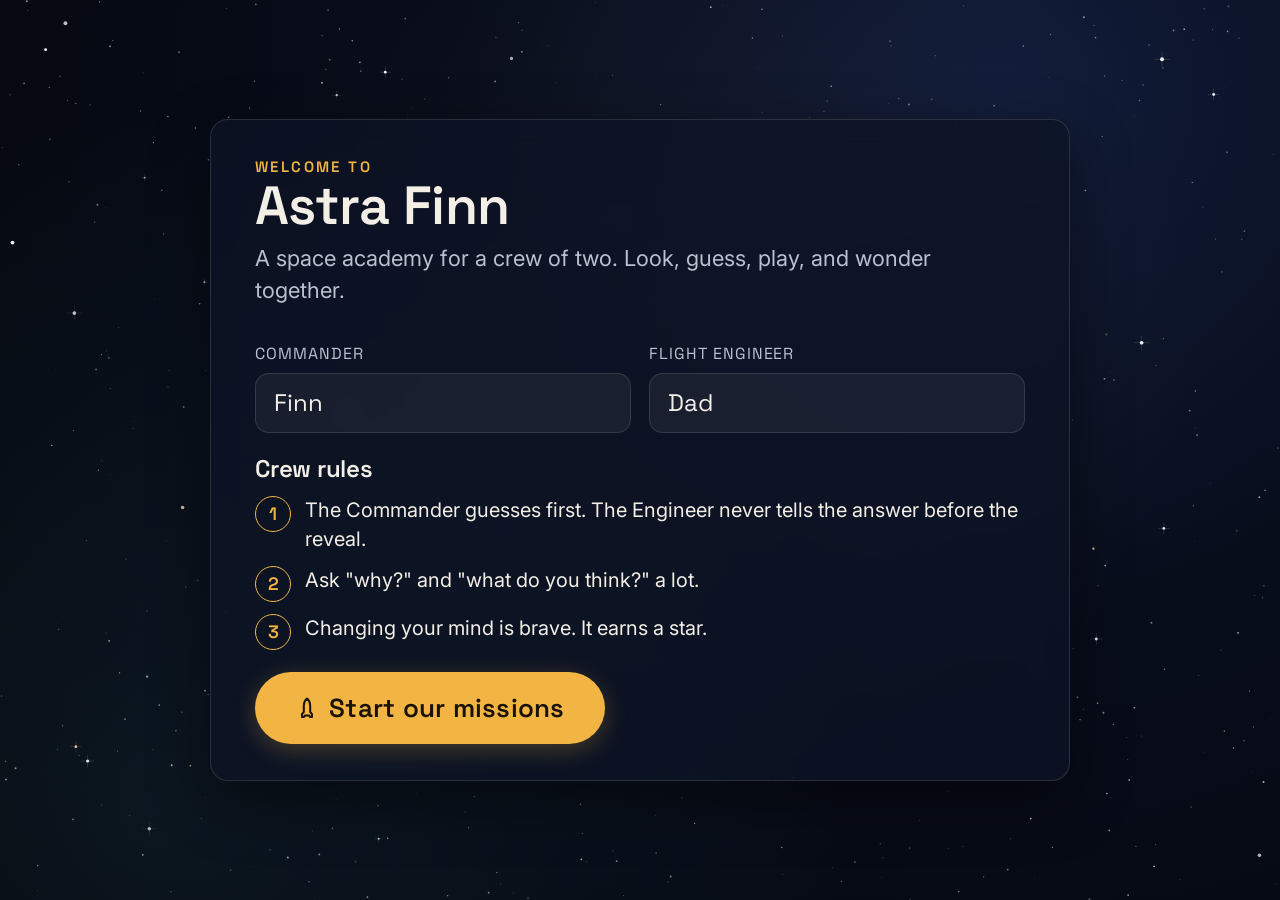
<file: index.html>
<!doctype html>
<html lang="en-GB">
<head>
<meta charset="utf-8">
<meta name="viewport" content="width=device-width, initial-scale=1, viewport-fit=cover">
<title>Astra Finn</title>
<meta name="description" content="A space academy for a crew of two: Starship, asteroids, Mars and the Moon.">
<meta name="theme-color" content="#05070d">
<meta name="color-scheme" content="dark">
<meta name="mobile-web-app-capable" content="yes">
<meta name="apple-mobile-web-app-capable" content="yes">
<meta name="apple-mobile-web-app-status-bar-style" content="black-translucent">
<meta name="apple-mobile-web-app-title" content="Astra Finn">
<link rel="manifest" href="manifest.webmanifest">
<link rel="icon" type="image/png" sizes="32x32" href="assets/icons/favicon-32.png">
<link rel="apple-touch-icon" href="assets/icons/apple-touch-icon-180.png">
<link rel="preconnect" href="https://fonts.googleapis.com">
<link rel="preconnect" href="https://fonts.gstatic.com" crossorigin>
<link rel="preconnect" href="https://cdn.jsdelivr.net" crossorigin>
<link rel="stylesheet" href="css/app.css">
<script type="importmap">
{ "imports": {
  "three": "https://cdn.jsdelivr.net/npm/three@0.170.0/build/three.module.js",
  "three/addons/": "https://cdn.jsdelivr.net/npm/three@0.170.0/examples/jsm/"
} }
</script>
</head>
<body>
<canvas id="stars" aria-hidden="true"></canvas>
<main id="app"></main>
<noscript><p style="padding:40px;color:#f3efe6;font-family:sans-serif">Astra Finn needs JavaScript switched on.</p></noscript>
<script type="module" src="js/app.js"></script>
</body>
</html>
</file>
<file: css/app.css>
/* Astra Finn: design tokens and shared components */
@import url('https://fonts.googleapis.com/css2?family=Inter:wght@400;500;600;700&family=Space+Grotesk:wght@400;500;600;700&display=swap');

:root {
  --bg: #05070d;
  --bg-2: #0b1020;
  --panel: rgba(14, 20, 38, 0.78);
  --panel-solid: #111a2e;
  --line: rgba(255, 255, 255, 0.12);
  --ink: #f3efe6;
  --ink-2: #b9c0cf;
  --ink-3: #7d869a;
  --gold: #f2b544;
  --gold-2: #ffd27a;
  --cyan: #5fd4ff;
  --red: #ff6b57;
  --green: #6fe3a5;
  --oxygen: #7cc4ff;
  --methane: #9be8b0;
  --steel: #c9ced6;
  --radius: 18px;
  --font-display: 'Space Grotesk', system-ui, sans-serif;
  --font-body: 'Inter', system-ui, sans-serif;
  --tap: 56px;
  --shadow: 0 20px 60px rgba(0, 0, 0, 0.45);
  --accent: var(--gold);
  color-scheme: dark;
}

*, *::before, *::after { box-sizing: border-box; }

html, body {
  margin: 0;
  height: 100%;
  background: var(--bg);
  color: var(--ink);
  font-family: var(--font-body);
  font-size: 20px;
  line-height: 1.45;
  -webkit-font-smoothing: antialiased;
  -webkit-tap-highlight-color: transparent;
  overscroll-behavior: none;
}

body { overflow: hidden; user-select: none; -webkit-user-select: none; }
input, textarea { user-select: text; -webkit-user-select: text; }

h1, h2, h3, .display { font-family: var(--font-display); font-weight: 600; letter-spacing: -0.01em; margin: 0; }
h1 { font-size: clamp(34px, 4.2vw, 56px); line-height: 1.05; }
h2 { font-size: clamp(28px, 3vw, 40px); line-height: 1.1; }
h3 { font-size: 24px; line-height: 1.2; }
p { margin: 0 0 0.6em; }
a { color: var(--cyan); }
.muted { color: var(--ink-2); }
.faint { color: var(--ink-3); }
.eyebrow { font-family: var(--font-display); text-transform: uppercase; letter-spacing: 0.16em; font-size: 15px; color: var(--accent); font-weight: 600; }

/* Buttons */
.btn {
  appearance: none; border: 0; cursor: pointer;
  display: inline-flex; align-items: center; justify-content: center; gap: 10px;
  min-height: var(--tap); padding: 0 26px; border-radius: 999px;
  font-family: var(--font-display); font-weight: 600; font-size: 21px; letter-spacing: 0.01em;
  background: var(--gold); color: #1a1205;
  box-shadow: 0 6px 24px rgba(242, 181, 68, 0.25);
  transition: transform 0.15s ease, background 0.2s ease, box-shadow 0.2s ease, opacity 0.2s;
  text-decoration: none; white-space: nowrap;
}
.btn:hover { background: var(--gold-2); }
.btn:active { transform: scale(0.96); }
.btn:disabled, .btn[aria-disabled="true"] { opacity: 0.4; cursor: default; transform: none; }
.btn.ghost { background: transparent; color: var(--ink); border: 1.5px solid var(--line); box-shadow: none; }
.btn.ghost:hover { border-color: var(--ink-3); background: rgba(255, 255, 255, 0.04); }
.btn.cyan { background: var(--cyan); color: #04202b; box-shadow: 0 6px 24px rgba(95, 212, 255, 0.25); }
.btn.green { background: var(--green); color: #052414; }
.btn.big { min-height: 72px; padding: 0 40px; font-size: 26px; }
.btn.round { width: var(--tap); padding: 0; }
.btn.small { min-height: 44px; font-size: 17px; padding: 0 18px; }
.btn svg { width: 24px; height: 24px; flex: none; }
.btn.glow { animation: glow 1.6s ease-in-out infinite; }
@keyframes glow {
  0%, 100% { box-shadow: 0 0 0 0 rgba(242, 181, 68, 0.55); }
  50% { box-shadow: 0 0 0 14px rgba(242, 181, 68, 0); }
}

.card {
  background: var(--panel);
  backdrop-filter: blur(12px); -webkit-backdrop-filter: blur(12px);
  border: 1px solid var(--line);
  border-radius: var(--radius);
  padding: 24px 28px;
  box-shadow: var(--shadow);
}

.chip {
  display: inline-flex; align-items: center; gap: 8px;
  min-height: 36px; padding: 0 14px; border-radius: 999px;
  border: 1px solid var(--line); background: rgba(255, 255, 255, 0.04);
  font-size: 16px; color: var(--ink-2);
}
.chip.gold { color: var(--gold); border-color: rgba(242, 181, 68, 0.4); }
.chip.cyan { color: var(--cyan); border-color: rgba(95, 212, 255, 0.4); }

.speak-btn {
  appearance: none; border: 1.5px solid var(--line); background: rgba(255, 255, 255, 0.05);
  color: var(--ink); width: 52px; height: 52px; border-radius: 50%; cursor: pointer;
  display: inline-flex; align-items: center; justify-content: center; flex: none;
  transition: background 0.2s, border-color 0.2s, transform 0.15s;
}
.speak-btn:active { transform: scale(0.94); }
.speak-btn.on { background: var(--gold); color: #1a1205; border-color: var(--gold); }
.speak-btn svg { width: 26px; height: 26px; }

/* Starfield */
#stars { position: fixed; inset: 0; width: 100%; height: 100%; z-index: 0; pointer-events: none; }
#app { position: relative; z-index: 1; height: 100%; }

/* ---------- App views ---------- */
.view { height: 100%; display: flex; flex-direction: column; animation: fadein 0.35s ease; }
@keyframes fadein { from { opacity: 0; transform: translateY(8px); } to { opacity: 1; transform: none; } }

.scroll { overflow-y: auto; -webkit-overflow-scrolling: touch; }

/* Home */
.home { padding: 28px clamp(16px, 4vw, 48px) 40px; gap: 28px; overflow-y: auto; }
.home-head { display: flex; align-items: center; justify-content: space-between; gap: 16px; flex-wrap: wrap; }
.wordmark { display: flex; align-items: center; gap: 14px; }
.wordmark .mark { width: 52px; height: 52px; }
.wordmark h1 { font-size: 30px; letter-spacing: 0.18em; font-weight: 700; }
.wordmark .sub { font-size: 15px; color: var(--ink-3); letter-spacing: 0.12em; text-transform: uppercase; }
.home-actions { display: flex; gap: 10px; flex-wrap: wrap; }

.hero {
  position: relative; border-radius: 24px; overflow: hidden; min-height: 300px;
  display: flex; align-items: flex-end; border: 1px solid var(--line); cursor: pointer;
  background: var(--bg-2);
}
.hero img { position: absolute; inset: 0; width: 100%; height: 100%; object-fit: cover; opacity: 0.85; transition: transform 6s ease; }
.hero:hover img { transform: scale(1.04); }
.hero::after { content: ''; position: absolute; inset: 0; background: linear-gradient(90deg, rgba(5,7,13,0.92) 0%, rgba(5,7,13,0.55) 45%, rgba(5,7,13,0) 75%); }
.hero-body { position: relative; z-index: 1; padding: 36px 40px; max-width: 640px; display: flex; flex-direction: column; gap: 14px; align-items: flex-start; }
.hero-body p { font-size: 22px; color: var(--ink-2); margin: 0; }

.tiles { display: grid; grid-template-columns: repeat(auto-fill, minmax(280px, 1fr)); gap: 18px; }
.tile {
  position: relative; border-radius: 20px; overflow: hidden; aspect-ratio: 4 / 3;
  border: 1px solid var(--line); background: var(--bg-2); cursor: pointer;
  display: flex; align-items: flex-end; transition: transform 0.2s ease, border-color 0.2s;
}
.tile:active { transform: scale(0.98); }
.tile:hover { border-color: rgba(255,255,255,0.3); }
.tile img { position: absolute; inset: 0; width: 100%; height: 100%; object-fit: cover; opacity: 0.8; }
.tile::after { content: ''; position: absolute; inset: 0; background: linear-gradient(0deg, rgba(5,7,13,0.95) 0%, rgba(5,7,13,0.35) 55%, rgba(5,7,13,0.1) 100%); }
.tile-body { position: relative; z-index: 1; padding: 18px 20px; width: 100%; }
.tile-body h3 { font-size: 26px; }
.tile-body p { margin: 4px 0 0; font-size: 17px; color: var(--ink-2); }
.tile .num { position: absolute; top: 14px; left: 16px; z-index: 1; font-family: var(--font-display); font-size: 15px; letter-spacing: 0.14em; color: var(--ink-2); }
.tile .earned { position: absolute; top: 10px; right: 10px; z-index: 1; width: 64px; height: 64px; filter: drop-shadow(0 4px 12px rgba(0,0,0,0.6)); }
.tile .mins { position: absolute; top: 12px; left: 50%; transform: translateX(-50%); z-index: 1; }

.section-title { display: flex; align-items: baseline; justify-content: space-between; gap: 12px; margin-bottom: 14px; }
.patch-wall { display: flex; gap: 16px; flex-wrap: wrap; align-items: center; min-height: 110px; }
.patch-wall .empty { color: var(--ink-3); font-size: 18px; }
.patch-wall svg { width: 104px; height: 104px; filter: drop-shadow(0 6px 16px rgba(0,0,0,0.5)); }
.stars-row { display: flex; align-items: center; gap: 10px; color: var(--gold); font-family: var(--font-display); font-size: 20px; }

/* Crew setup */
.setup { align-items: center; justify-content: center; padding: 24px 16px; overflow-y: auto; }
.setup .card { max-width: 860px; width: 100%; display: flex; flex-direction: column; gap: 22px; padding: 36px clamp(20px, 4vw, 44px); }
.crew-fields { display: grid; grid-template-columns: 1fr 1fr; gap: 18px; }
.field { display: flex; flex-direction: column; gap: 8px; }
.field label { font-size: 16px; color: var(--ink-2); letter-spacing: 0.06em; text-transform: uppercase; font-family: var(--font-display); }
.field input, .textin {
  min-height: 60px; padding: 0 18px; border-radius: 14px; border: 1.5px solid var(--line);
  background: rgba(255,255,255,0.05); color: var(--ink); font-size: 24px; font-family: var(--font-display);
  outline: none;
}
.field input:focus, .textin:focus { border-color: var(--gold); }
.rules { display: grid; gap: 12px; margin: 0; padding: 0; list-style: none; }
.rules li { display: flex; gap: 14px; align-items: flex-start; font-size: 20px; }
.rules .n { flex: none; width: 36px; height: 36px; border-radius: 50%; border: 1.5px solid var(--gold); color: var(--gold); display: grid; place-items: center; font-family: var(--font-display); font-weight: 600; font-size: 18px; }

/* Mission runner */
.runner { display: grid; grid-template-rows: auto minmax(0, 1fr) auto; grid-template-columns: minmax(0, 1fr); height: 100%; width: 100%; }
.topbar { display: flex; align-items: center; gap: 14px; padding: 10px clamp(12px, 2vw, 24px); border-bottom: 1px solid var(--line); background: rgba(5,7,13,0.6); backdrop-filter: blur(10px); -webkit-backdrop-filter: blur(10px); }
.topbar .title { font-family: var(--font-display); font-weight: 600; font-size: 22px; white-space: nowrap; overflow: hidden; text-overflow: ellipsis; min-width: 0; flex: 0 1 auto; }
.topbar > * { flex-shrink: 0; }
.topbar > .title, .topbar > .spacer { flex-shrink: 1; }
.bottombar .steplabel { min-width: 0; }
.topbar .spacer { flex: 1; }
.dots { display: flex; gap: 7px; align-items: center; flex-wrap: wrap; justify-content: center; }
.dots i { width: 11px; height: 11px; border-radius: 50%; background: rgba(255,255,255,0.18); transition: background 0.3s, transform 0.3s; }
.dots i.done { background: var(--accent); opacity: 0.55; }
.dots i.now { background: var(--accent); transform: scale(1.35); }
.bottombar { display: flex; align-items: center; justify-content: space-between; gap: 14px; padding: 12px clamp(12px, 2vw, 24px); border-top: 1px solid var(--line); background: rgba(5,7,13,0.6); backdrop-filter: blur(10px); -webkit-backdrop-filter: blur(10px); }
.bottombar .steplabel { color: var(--ink-3); font-size: 17px; font-family: var(--font-display); letter-spacing: 0.1em; text-transform: uppercase; text-align: center; flex: 1; }

.stage { position: relative; overflow: hidden; min-height: 0; }
.stage > .step { position: absolute; inset: 0; animation: fadein 0.35s ease; }
.step.pad { padding: clamp(14px, 2.4vw, 32px); overflow-y: auto; }
.play-host { position: absolute; inset: 0; overflow: hidden; }

/* Story */
.story { display: grid; grid-template-columns: 1.35fr 1fr; gap: clamp(16px, 2.4vw, 32px); height: 100%; align-items: stretch; }
.story.noimg { grid-template-columns: 1fr; max-width: 900px; margin: 0 auto; align-content: center; }
.photo { position: relative; border-radius: 22px; overflow: hidden; background: var(--bg-2); border: 1px solid var(--line); min-height: 240px; }
.photo img { position: absolute; inset: 0; width: 100%; height: 100%; object-fit: cover; }
.photo img.contain { object-fit: contain; background: #000; }
.photo .credit { position: absolute; right: 10px; bottom: 8px; font-size: 13px; color: rgba(255,255,255,0.75); background: rgba(0,0,0,0.45); padding: 3px 10px; border-radius: 999px; }
.story .text { display: flex; flex-direction: column; justify-content: center; gap: 18px; }
.story .text .card { display: flex; flex-direction: column; gap: 16px; }
.story .lead { font-size: clamp(22px, 2.1vw, 28px); line-height: 1.4; margin: 0; }
.wow { font-family: var(--font-display); font-weight: 600; font-size: clamp(26px, 2.6vw, 36px); color: var(--accent); line-height: 1.15; }
.dadline { font-size: 18px; color: var(--cyan); display: flex; gap: 10px; align-items: flex-start; }
.dadline b { font-family: var(--font-display); letter-spacing: 0.08em; text-transform: uppercase; font-size: 14px; padding-top: 3px; white-space: nowrap; }
.headrow { display: flex; align-items: center; justify-content: space-between; gap: 14px; }

/* Guess and Question */
.ask { display: flex; flex-direction: column; gap: clamp(14px, 2vw, 24px); height: 100%; max-width: 1200px; margin: 0 auto; }
.ask .prompt { font-size: clamp(28px, 3vw, 40px); font-family: var(--font-display); font-weight: 600; line-height: 1.15; }
.ask .scenario { font-size: clamp(21px, 2vw, 25px); color: var(--ink); }
.choices { display: grid; grid-template-columns: repeat(auto-fit, minmax(200px, 1fr)); gap: 16px; }
.choice {
  position: relative; appearance: none; cursor: pointer; text-align: left;
  border-radius: 20px; border: 2px solid var(--line); background: var(--panel); color: var(--ink);
  padding: 20px 22px; min-height: 120px; display: flex; flex-direction: column; justify-content: flex-end; gap: 6px; overflow: hidden;
  font-family: var(--font-display); font-size: 25px; font-weight: 600; transition: border-color 0.2s, transform 0.15s, background 0.2s;
}
.choice:active { transform: scale(0.98); }
.choice .detail { font-family: var(--font-body); font-weight: 400; font-size: 18px; color: var(--ink-2); }
.choice.has-img { min-height: 200px; padding-top: 140px; }
.choice .cimg { position: absolute; inset: 0 0 auto 0; height: 128px; width: 100%; object-fit: cover; opacity: 0.85; }
.choice .key { font-size: 16px; color: var(--ink-3); letter-spacing: 0.12em; }
.choice .badges { position: absolute; top: 10px; right: 10px; display: flex; gap: 6px; z-index: 2; }
.badge { min-height: 30px; padding: 0 12px; border-radius: 999px; font-size: 15px; font-family: var(--font-display); font-weight: 600; display: inline-flex; align-items: center; }
.badge.cmd { background: var(--gold); color: #1a1205; }
.badge.eng { background: var(--cyan); color: #04202b; }
.choice.pick-cmd { border-color: var(--gold); }
.choice.pick-eng { border-color: var(--cyan); }
.choice.pick-cmd.pick-eng { border-color: var(--gold); box-shadow: inset 0 0 0 3px var(--cyan); }
.choice.answer { border-color: var(--green); background: rgba(111, 227, 165, 0.12); }
.choice.dim { opacity: 0.45; }
.guess-choices .choice:not(.has-img) { justify-content: center; align-items: center; text-align: center; font-size: clamp(26px, 2.6vw, 34px); min-height: 130px; }
.guess-choices .choice.has-img { text-align: center; align-items: center; }
.turn { display: flex; align-items: center; gap: 12px; font-size: 21px; flex-wrap: wrap; }
.turn .who { font-family: var(--font-display); font-weight: 600; }
.turn .who.cmd { color: var(--gold); }
.turn .who.eng { color: var(--cyan); }
.reveal { display: grid; grid-template-columns: auto 1fr; gap: 22px; align-items: center; animation: fadein 0.4s ease; }
.reveal.noimg { grid-template-columns: 1fr; }
.reveal .rimg { width: clamp(160px, 22vw, 300px); aspect-ratio: 1; border-radius: 18px; object-fit: cover; border: 1px solid var(--line); }
.reveal .card { display: flex; flex-direction: column; gap: 12px; }
.reveal .big { font-family: var(--font-display); font-size: clamp(24px, 2.4vw, 32px); font-weight: 600; color: var(--green); }
.whybox { display: flex; gap: 12px; align-items: center; flex-wrap: wrap; }
.whybox .textin { flex: 1; min-width: 240px; font-size: 20px; font-family: var(--font-body); }
.mindrow { display: flex; gap: 12px; flex-wrap: wrap; }
.qlayout { display: grid; grid-template-columns: minmax(0, 0.75fr) minmax(0, 1.25fr); gap: 20px; align-items: stretch; }
.qlayout .photo { min-height: 0; height: clamp(150px, 26vh, 250px); }
.qlayout .card { justify-content: center; }
.ask .choices .choice { min-height: 104px; }

/* Video */
.video { display: grid; grid-template-columns: 1.6fr 1fr; gap: 24px; height: 100%; align-items: center; }
.vframe { position: relative; width: 100%; aspect-ratio: 16/9; border-radius: 20px; overflow: hidden; background: #000; border: 1px solid var(--line); }
.vframe img { position: absolute; inset: 0; width: 100%; height: 100%; object-fit: cover; opacity: 0.8; }
.vframe iframe { position: absolute; inset: 0; width: 100%; height: 100%; border: 0; }
.vframe .play { position: absolute; inset: 0; margin: auto; width: 110px; height: 110px; border-radius: 50%; border: 0; background: var(--gold); color: #1a1205; display: grid; place-items: center; cursor: pointer; box-shadow: 0 10px 40px rgba(0,0,0,0.5); }
.vframe .play svg { width: 48px; height: 48px; margin-left: 6px; }
.video .card { display: flex; flex-direction: column; gap: 14px; }

/* At home */
.athome { display: grid; grid-template-columns: 1fr 1.4fr; gap: 24px; max-width: 1200px; margin: 0 auto; align-items: start; }
.athome ul, .athome ol { margin: 0; padding-left: 0; list-style: none; display: grid; gap: 12px; }
.athome li { display: flex; gap: 14px; align-items: flex-start; font-size: 21px; }
.tick { flex: none; width: 34px; height: 34px; border-radius: 10px; border: 2px solid var(--line); display: grid; place-items: center; cursor: pointer; transition: background 0.2s, border-color 0.2s; }
.tick.on { background: var(--green); border-color: var(--green); color: #052414; }
.athome ol li .n { flex: none; width: 34px; height: 34px; border-radius: 50%; background: rgba(255,255,255,0.08); display: grid; place-items: center; font-family: var(--font-display); font-weight: 600; font-size: 18px; }

/* Finish */
.finish { display: grid; grid-template-columns: auto 1fr; gap: clamp(20px, 4vw, 56px); align-items: center; max-width: 1150px; margin: 0 auto; min-height: 100%; }
.finish .patchbig { width: clamp(220px, 28vw, 340px); height: auto; animation: patchin 0.9s cubic-bezier(.2,1.4,.4,1) both; filter: drop-shadow(0 16px 40px rgba(0,0,0,0.6)); }
@keyframes patchin { from { transform: scale(0.3) rotate(-25deg); opacity: 0; } to { transform: none; opacity: 1; } }
.debrief { display: grid; gap: 12px; }
.debrief .q { display: flex; align-items: center; gap: 14px; font-size: 22px; }

/* Modal */
.modal-back { position: fixed; inset: 0; z-index: 50; background: rgba(2,3,8,0.7); display: flex; align-items: center; justify-content: center; padding: 16px; animation: fadein 0.25s ease; }
.modal { width: min(880px, 100%); max-height: 90vh; overflow-y: auto; display: flex; flex-direction: column; gap: 16px; }
.modal .headrow h2 { font-size: 30px; }
.loglist { display: grid; gap: 10px; }
.logitem { display: grid; grid-template-columns: auto 1fr; gap: 14px; padding: 12px 0; border-bottom: 1px solid var(--line); font-size: 19px; }
.logitem .when { color: var(--ink-3); font-size: 15px; white-space: nowrap; padding-top: 3px; }
.logitem .what b { color: var(--gold); font-weight: 600; }
.notes h3 { color: var(--gold); margin-top: 8px; }
.notes ul { margin: 6px 0 12px; padding-left: 22px; }
.notes li { margin: 4px 0; font-size: 19px; }

/* Toast */
.toast { position: fixed; left: 50%; bottom: 110px; transform: translateX(-50%); z-index: 60; background: var(--panel-solid); border: 1px solid var(--gold); color: var(--ink); padding: 14px 24px; border-radius: 999px; font-family: var(--font-display); font-size: 20px; box-shadow: var(--shadow); animation: toast 2.6s ease forwards; pointer-events: none; }
@keyframes toast { 0% { opacity: 0; transform: translate(-50%, 20px); } 12%, 80% { opacity: 1; transform: translate(-50%, 0); } 100% { opacity: 0; transform: translate(-50%, -10px); } }

/* Responsive: portrait and small screens */
@media (max-width: 900px), (orientation: portrait) {
  .story, .video, .athome, .qlayout { grid-template-columns: 1fr; }
  .story .photo { min-height: 38vh; }
  .stage > .step.story-step { overflow-y: auto; }
  .finish { grid-template-columns: 1fr; justify-items: center; text-align: center; }
  .reveal { grid-template-columns: 1fr; }
  .crew-fields { grid-template-columns: 1fr; }
  .hero-body { padding: 24px; }
}
@media (max-width: 600px) {
  html, body { font-size: 18px; }
  .topbar, .bottombar { gap: 8px; padding-left: 10px; padding-right: 10px; }
  .topbar .title { font-size: 18px; }
  .topbar .btn.round { width: 44px; min-height: 44px; }
  .topbar .tb-tools { gap: 4px !important; }
  .bottombar .btn { padding: 0 16px; font-size: 18px; }
  .bottombar .steplabel { font-size: 14px; }
  .dots { display: none; }
  .btn.big { min-height: 60px; font-size: 22px; padding: 0 26px; }
}

@media (prefers-reduced-motion: reduce) {
  *, *::before, *::after { animation-duration: 0.01ms !important; transition-duration: 0.01ms !important; }
}
</file>
